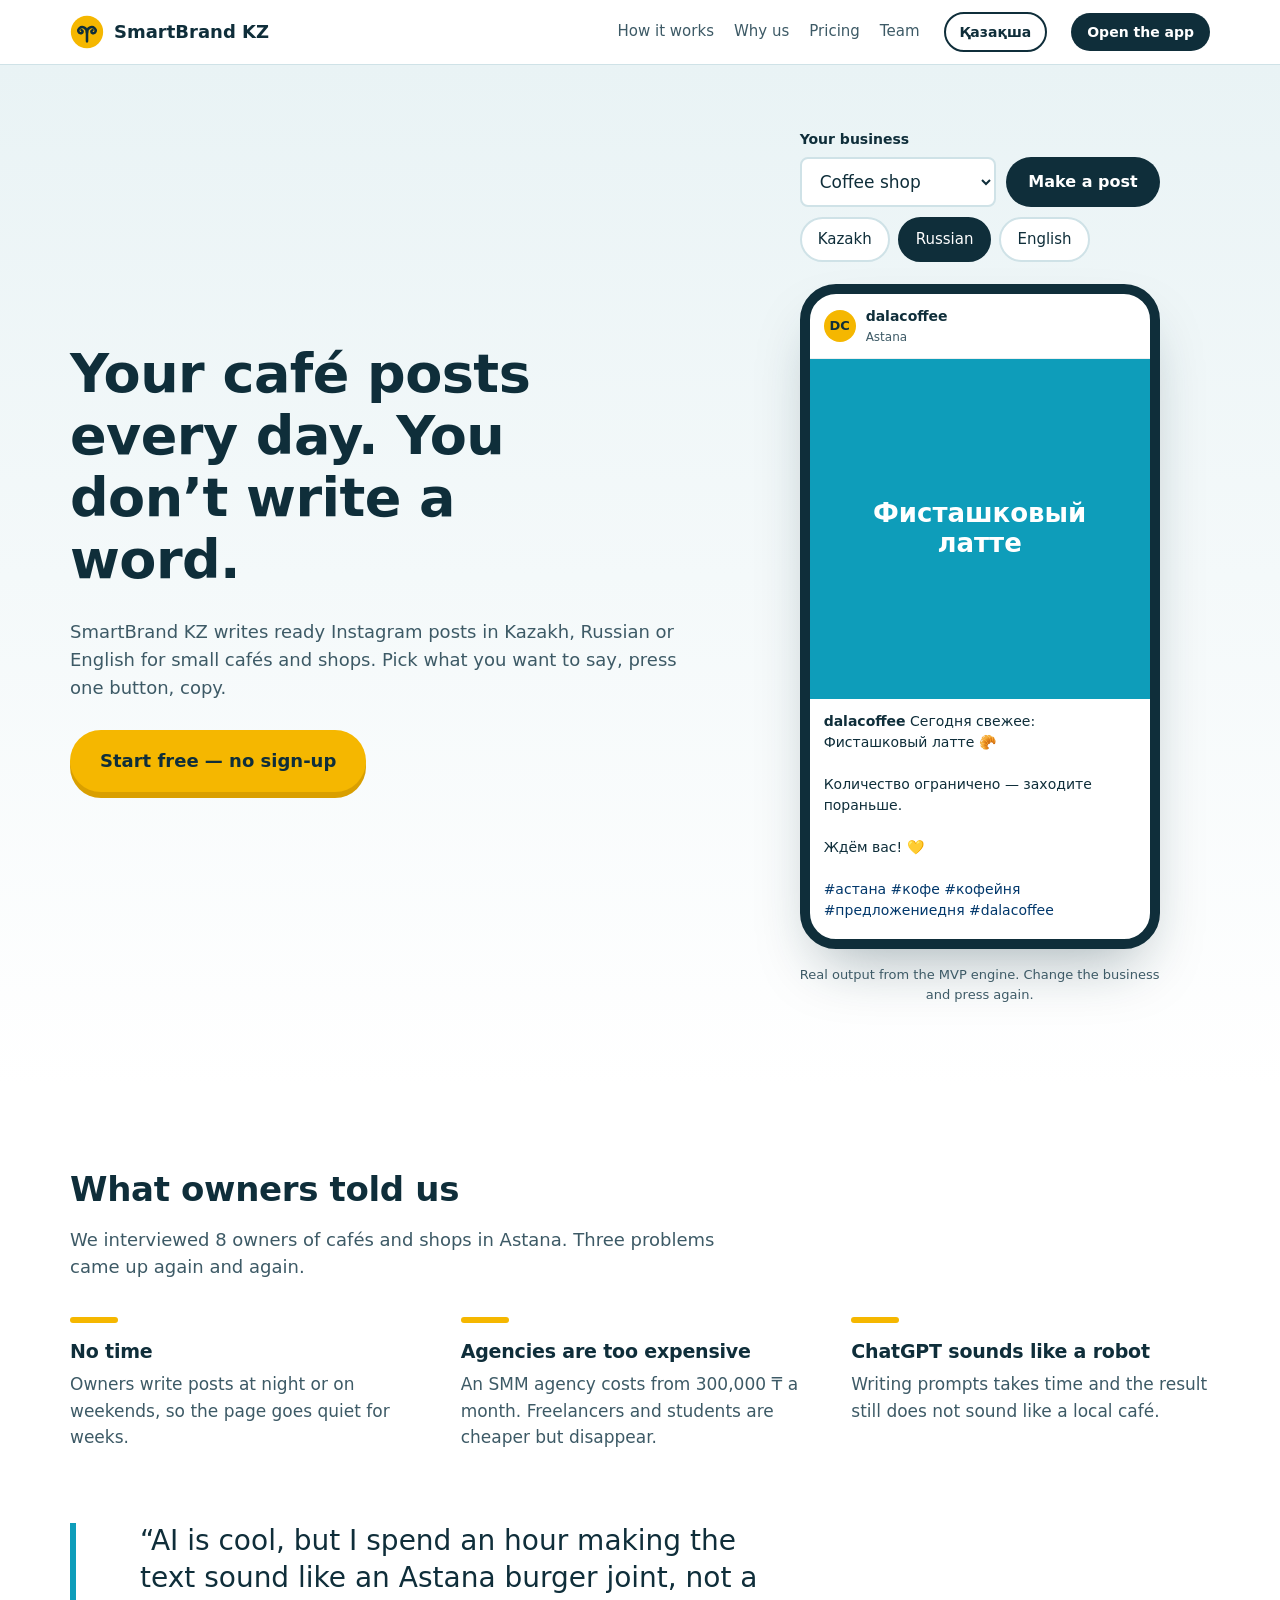
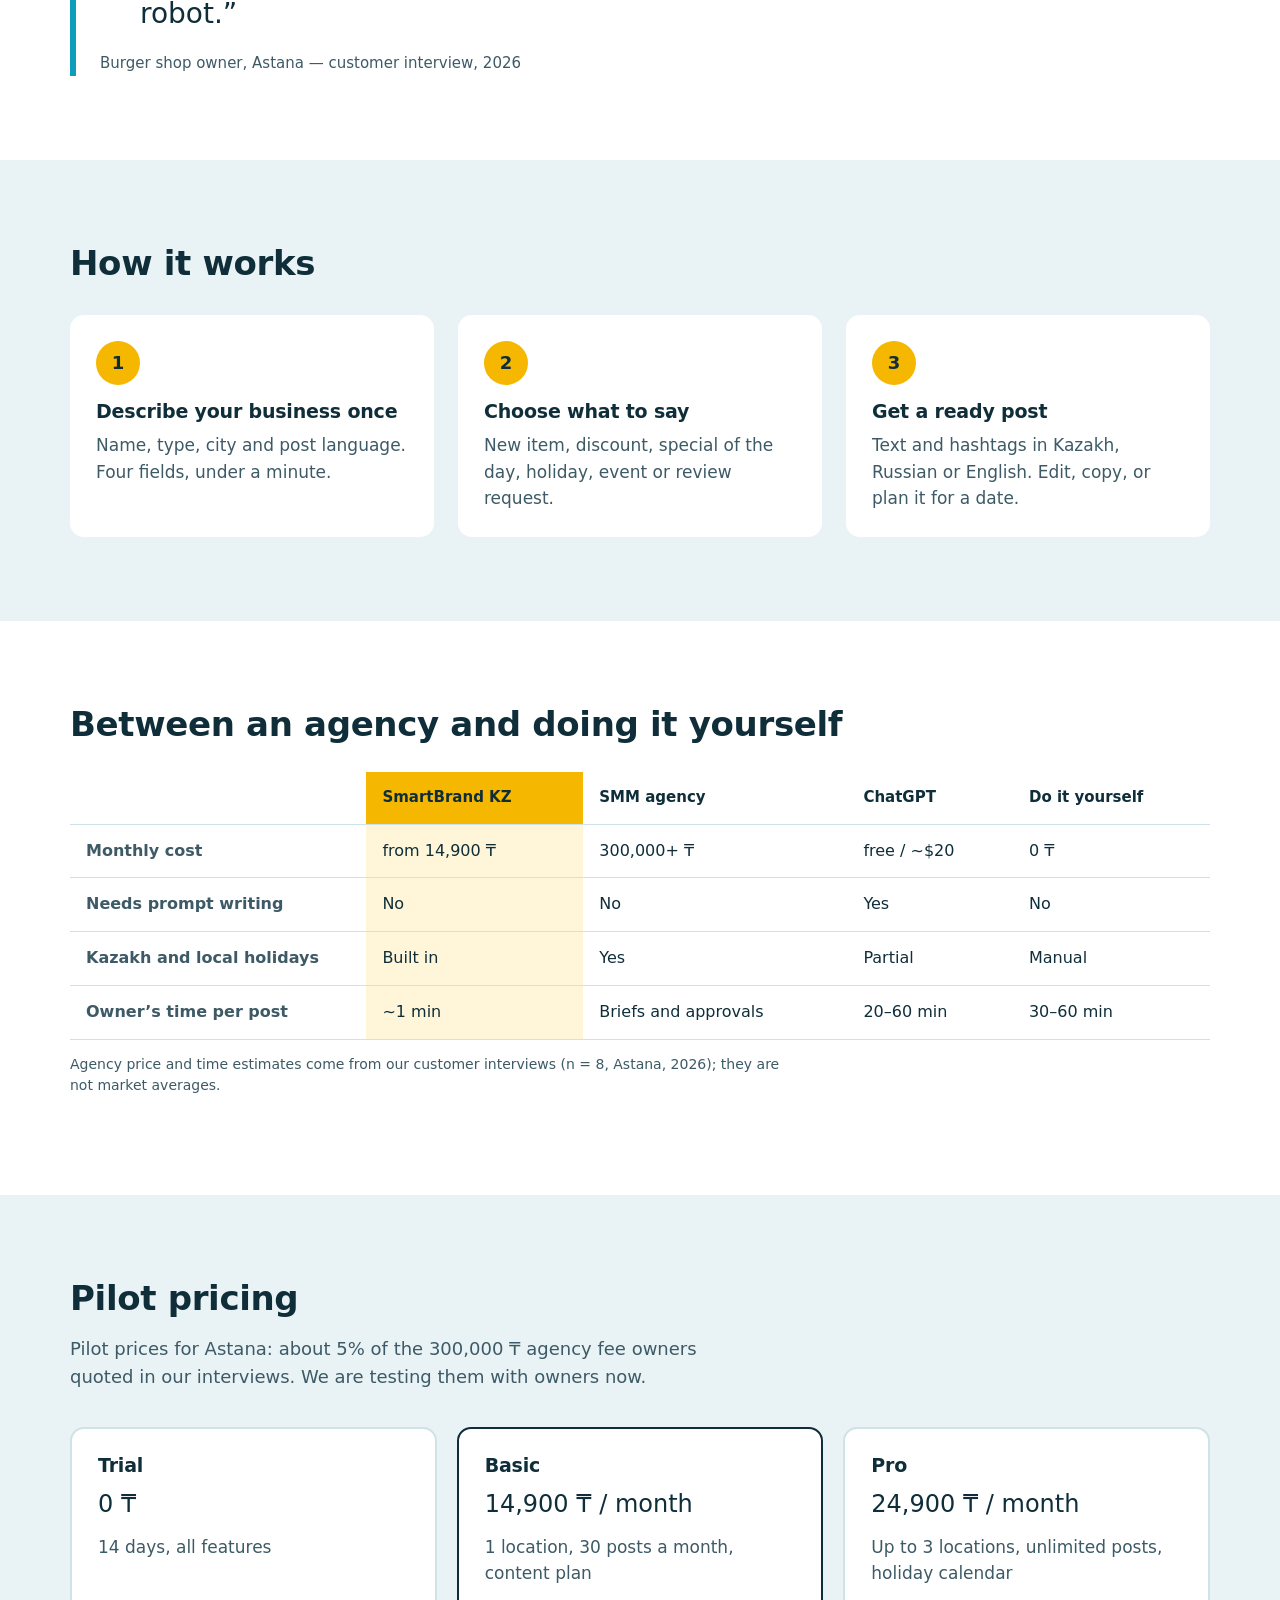
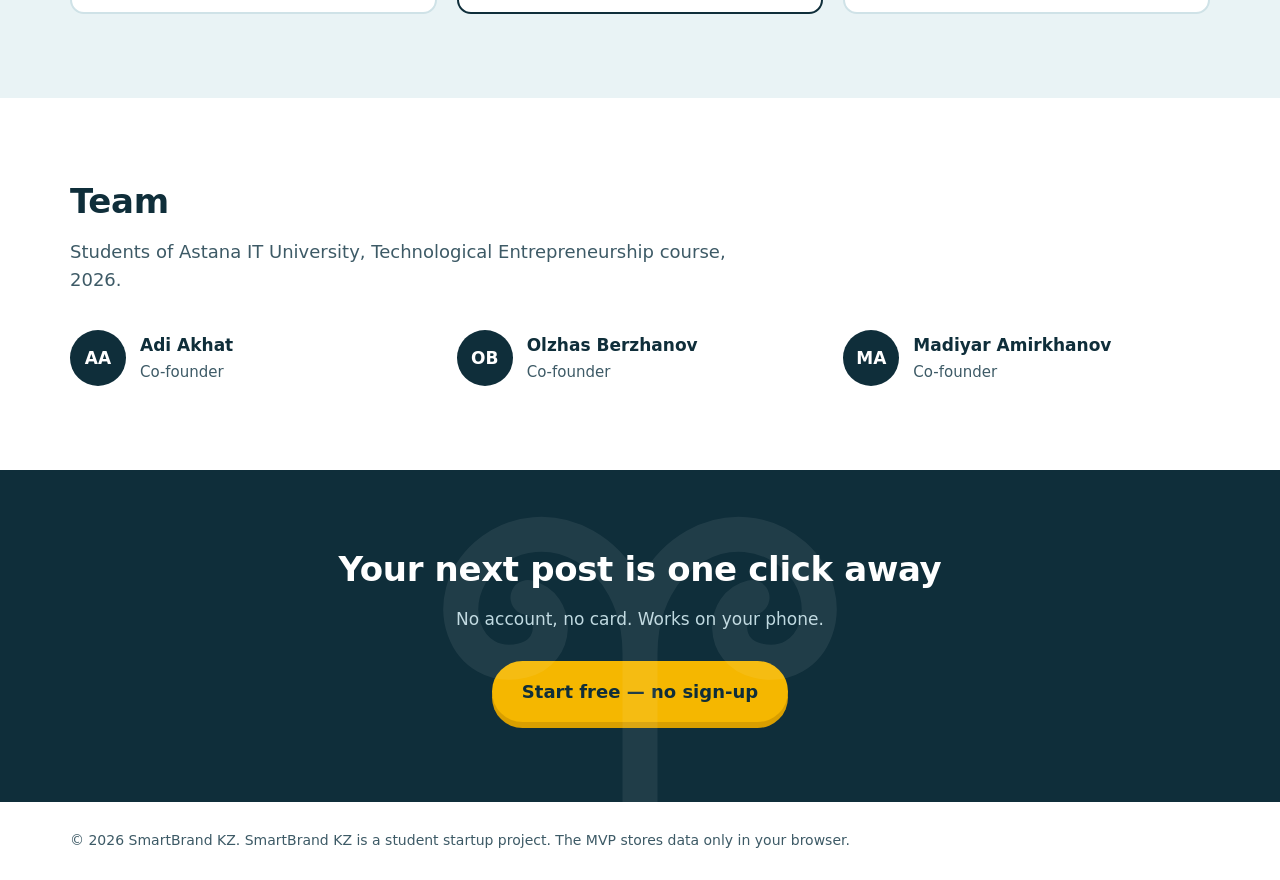
<file: index.html>
<!doctype html>
<html lang="en">
<head>
  <meta charset="utf-8">
  <meta name="viewport" content="width=device-width, initial-scale=1">
  <meta http-equiv="Content-Security-Policy" content="default-src 'self'; style-src 'self' 'unsafe-inline' https://fonts.googleapis.com; font-src https://fonts.gstatic.com; img-src 'self' data:; script-src 'self'; connect-src 'self'; base-uri 'self'; form-action 'none'">
  <meta name="referrer" content="no-referrer">
  <title>SmartBrand KZ — Instagram posts for cafés and shops in one click</title>
  <meta name="description" content="SmartBrand KZ writes ready Instagram posts in Kazakh, Russian or English for small cafés and shops in Kazakhstan.">
  <meta property="og:title" content="SmartBrand KZ">
  <meta property="og:description" content="Ready Instagram posts for cafés and shops in Kazakhstan — in one click.">
  <link rel="icon" href="img/logo.svg" type="image/svg+xml">
  <link rel="preconnect" href="https://fonts.googleapis.com">
  <link rel="preconnect" href="https://fonts.gstatic.com" crossorigin>
  <link rel="stylesheet" href="https://fonts.googleapis.com/css2?family=Onest:wght@400;500;600&family=Rubik:wght@500;600;700&display=swap">
  <link rel="stylesheet" href="css/styles.css">
</head>
<body>
  <span hidden data-i18n-title="ld.title"></span>
  <a class="skip" href="#main" data-i18n="skip">Skip to content</a>

  <header class="site-header">
    <div class="inner">
      <a class="brand" href="index.html"><img src="img/logo.svg" alt="" width="34" height="34"><span>SmartBrand KZ</span></a>
      <nav class="site-nav" aria-label="Sections">
        <a href="#how" data-i18n="ld.nav.how">How it works</a>
        <a href="#why" data-i18n="ld.nav.why">Why us</a>
        <a href="#pricing" data-i18n="ld.nav.price">Pricing</a>
        <a href="#team" data-i18n="ld.nav.team">Team</a>
      </nav>
      <button type="button" class="lang-toggle" id="lang-toggle" data-i18n-aria="lang.switchLabel"><span data-i18n="lang.switch">Қазақша</span></button>
      <a class="btn btn-primary btn-small" href="app.html" data-i18n="ld.open">Open the app</a>
    </div>
  </header>

  <main id="main" tabindex="-1">
    <section class="hero">
      <div class="wrap grid">
        <div>
          <h1 data-i18n="ld.h1">Your café posts every day. You don’t write a word.</h1>
          <p class="lead" data-i18n="ld.lead"></p>
          <div class="cta-row">
            <a class="btn btn-magic" href="app.html" data-i18n="ld.cta">Start free — no sign-up</a>
          </div>
        </div>

        <div class="demo" aria-labelledby="demo-h">
          <h2 id="demo-h" class="sr-only" data-i18n="ld.try">Try it right here</h2>
          <div class="demo-controls">
            <label for="demo-type" data-i18n="ld.demoType">Your business</label>
            <div class="row">
              <select id="demo-type" class="input"></select>
              <button type="button" class="btn btn-primary" id="demo-btn" data-i18n="ld.demoBtn">Make a post</button>
            </div>
            <div class="chips" id="demo-lang" role="radiogroup" aria-label="Post language" style="margin-top:10px"></div>
          </div>
          <div class="phone" id="demo-phone">
            <div class="ig-head">
              <div class="avatar" id="demo-avatar">DC</div>
              <div><div class="ig-name" id="demo-handle">dalacoffee</div><div class="ig-sub" data-i18n="city.astana">Astana</div></div>
            </div>
            <div class="ig-img" id="demo-img"><div class="big" id="demo-big"></div></div>
            <div class="ig-caption" aria-live="polite"><b id="demo-handle2">dalacoffee</b> <span id="demo-caption"></span>

<span class="ig-tags" id="demo-tags"></span></div>
          </div>
          <p class="demo-note" data-i18n="ld.demoNote"></p>
        </div>
      </div>
    </section>

    <section class="section" aria-labelledby="problem-h">
      <div class="wrap">
        <h2 id="problem-h" data-i18n="ld.problemH">What owners told us</h2>
        <p class="lead" data-i18n="ld.problemLead"></p>
        <div class="problems">
          <div><div class="rule"></div><h3 data-i18n="ld.p1h"></h3><p data-i18n="ld.p1"></p></div>
          <div><div class="rule"></div><h3 data-i18n="ld.p2h"></h3><p data-i18n="ld.p2"></p></div>
          <div><div class="rule"></div><h3 data-i18n="ld.p3h"></h3><p data-i18n="ld.p3"></p></div>
        </div>
        <figure class="quote">
          <blockquote><p data-i18n="ld.quote"></p></blockquote>
          <figcaption><cite data-i18n="ld.quoteSrc"></cite></figcaption>
        </figure>
      </div>
    </section>

    <section class="section alt" id="how" aria-labelledby="how-h">
      <div class="wrap">
        <h2 id="how-h" data-i18n="ld.howH">How it works</h2>
        <ol class="steps" style="margin-top:32px">
          <li><h3 data-i18n="ld.s1h"></h3><p data-i18n="ld.s1"></p></li>
          <li><h3 data-i18n="ld.s2h"></h3><p data-i18n="ld.s2"></p></li>
          <li><h3 data-i18n="ld.s3h"></h3><p data-i18n="ld.s3"></p></li>
        </ol>
      </div>
    </section>

    <section class="section" id="why" aria-labelledby="why-h">
      <div class="wrap">
        <h2 id="why-h" data-i18n="ld.whyH"></h2>
        <div class="compare-wrap" style="margin-top:28px">
          <table class="compare">
            <thead>
              <tr><td></td><th scope="col" class="us" data-i18n="ld.col.us"></th><th scope="col" data-i18n="ld.col.agency"></th><th scope="col" data-i18n="ld.col.gpt"></th><th scope="col" data-i18n="ld.col.diy"></th></tr>
            </thead>
            <tbody>
              <tr><th scope="row" data-i18n="ld.row.price"></th><td class="us" data-i18n="ld.v.usPrice"></td><td data-i18n="ld.v.agPrice"></td><td data-i18n="ld.v.gptPrice"></td><td data-i18n="ld.v.diyPrice"></td></tr>
              <tr><th scope="row" data-i18n="ld.row.prompts"></th><td class="us" data-i18n="ld.v.no"></td><td data-i18n="ld.v.no"></td><td data-i18n="ld.v.yes"></td><td data-i18n="ld.v.no"></td></tr>
              <tr><th scope="row" data-i18n="ld.row.kk"></th><td class="us" data-i18n="ld.v.built"></td><td data-i18n="ld.v.yes"></td><td data-i18n="ld.v.partial"></td><td data-i18n="ld.v.manual"></td></tr>
              <tr><th scope="row" data-i18n="ld.row.time"></th><td class="us" data-i18n="ld.v.usTime"></td><td data-i18n="ld.v.agTime"></td><td data-i18n="ld.v.gptTime"></td><td data-i18n="ld.v.diyTime"></td></tr>
            </tbody>
          </table>
        </div>
        <p class="footnote" data-i18n="ld.whyNote"></p>
      </div>
    </section>

    <section class="section alt" id="pricing" aria-labelledby="price-h">
      <div class="wrap">
        <h2 id="price-h" data-i18n="ld.priceH"></h2>
        <p class="lead" data-i18n="ld.priceLead"></p>
        <div class="plans">
          <div class="plan"><h3 data-i18n="ld.pl.trial"></h3><div class="price" data-i18n="ld.pl.trialP"></div><p data-i18n="ld.pl.trialD"></p></div>
          <div class="plan featured"><h3 data-i18n="ld.pl.basic"></h3><div class="price" data-i18n="ld.pl.basicP"></div><p data-i18n="ld.pl.basicD"></p></div>
          <div class="plan"><h3 data-i18n="ld.pl.pro"></h3><div class="price" data-i18n="ld.pl.proP"></div><p data-i18n="ld.pl.proD"></p></div>
        </div>
      </div>
    </section>

    <section class="section" id="team" aria-labelledby="team-h">
      <div class="wrap">
        <h2 id="team-h" data-i18n="ld.teamH"></h2>
        <p class="lead" data-i18n="ld.teamLead"></p>
        <div class="team">
          <div class="member"><div class="initials" aria-hidden="true">AA</div><div><strong>Adi Akhat</strong><span data-i18n="ld.cofounder"></span></div></div>
          <div class="member"><div class="initials" aria-hidden="true">OB</div><div><strong>Olzhas Berzhanov</strong><span data-i18n="ld.cofounder"></span></div></div>
          <div class="member"><div class="initials" aria-hidden="true">MA</div><div><strong>Madiyar Amirkhanov</strong><span data-i18n="ld.cofounder"></span></div></div>
        </div>
      </div>
    </section>

    <section class="endcta" aria-labelledby="end-h">
      <svg class="ornament" viewBox="0 0 40 40" aria-hidden="true"><path d="M20 31V21C20 15 14.5 12.5 11.2 15.4 8.4 17.9 10 22.2 13.3 21.4 15.4 20.9 15.3 18.2 13.6 17.8M20 21C20 15 25.5 12.5 28.8 15.4 31.6 17.9 30 22.2 26.7 21.4 24.6 20.9 24.7 18.2 26.4 17.8" fill="none" stroke="#fff" stroke-width="2" stroke-linecap="round"/></svg>
      <div class="wrap">
        <h2 id="end-h" data-i18n="ld.endH"></h2>
        <p data-i18n="ld.endLead"></p>
        <a class="btn btn-magic" href="app.html" data-i18n="ld.cta"></a>
      </div>
    </section>
  </main>

  <footer class="site-footer">
    <div class="wrap"><p style="margin:0">© 2026 SmartBrand KZ. <span data-i18n="ld.footer"></span></p></div>
  </footer>

  <script src="js/i18n.js"></script>
  <script src="js/generator.js"></script>
  <script src="js/landing.js"></script>
</body>
</html>
</file>
<file: css/styles.css>
/* SmartBrand KZ — shared styles
   Palette: steppe sky + sun (Kazakh flag colours), deep ink for text. */
:root {
  --ink: #0F2E3A;
  --ink-2: #3D5A66;
  --sky: #0E9DBA;
  --sky-deep: #0A7189;
  --sun: #F5B700;
  --sun-deep: #D99F00;
  --mist: #E9F3F5;
  --line: #CFE2E7;
  --white: #FFFFFF;
  --error: #B3261E;
  --error-bg: #FCEDEC;
  --ok: #1B7A4B;
  --ok-bg: #E6F5EC;

  --font-display: "Rubik", "Segoe UI", system-ui, sans-serif;
  --font-body: "Onest", "Segoe UI", system-ui, -apple-system, sans-serif;

  --r-s: 8px;
  --r-m: 14px;
  --r-l: 28px;
  --shadow-phone: 0 30px 60px -20px rgba(15, 46, 58, .35);
  --focus: 0 0 0 3px var(--white), 0 0 0 6px var(--ink);
}

*, *::before, *::after { box-sizing: border-box; }
[hidden] { display: none !important; }
h1, h2, .error-summary { scroll-margin-top: 80px; }
html { -webkit-text-size-adjust: 100%; }
body {
  margin: 0;
  font-family: var(--font-body);
  font-size: 17px;
  line-height: 1.55;
  color: var(--ink);
  background: var(--white);
}
img, svg { display: block; max-width: 100%; }
a { color: var(--sky-deep); }
h1, h2, h3 { font-family: var(--font-display); font-weight: 600; line-height: 1.15; margin: 0 0 .5em; letter-spacing: -0.01em; }
h1 { font-size: clamp(30px, 5vw, 54px); }
h2 { font-size: clamp(24px, 3vw, 34px); }
h3 { font-size: 19px; }
p { margin: 0 0 1em; }
:focus-visible { outline: none; box-shadow: var(--focus); border-radius: 6px; }

.skip { position: absolute; left: -999px; top: 8px; background: var(--ink); color: var(--white); padding: 10px 14px; border-radius: var(--r-s); z-index: 100; }
.skip:focus { left: 8px; }
.sr-only { position: absolute; width: 1px; height: 1px; overflow: hidden; clip: rect(0 0 0 0); white-space: nowrap; }

/* ---------- Buttons ---------- */
.btn {
  appearance: none; border: 2px solid transparent; cursor: pointer;
  font: 600 16px/1.2 var(--font-body);
  padding: 13px 20px; border-radius: 999px;
  display: inline-flex; align-items: center; justify-content: center; gap: 8px;
  text-decoration: none; min-height: 48px;
  transition: background-color .15s, border-color .15s, transform .1s;
}
.btn:active { transform: translateY(1px); }
.btn[disabled] { opacity: .45; cursor: not-allowed; }
.btn-primary { background: var(--ink); color: var(--white); }
.btn-primary:hover:not([disabled]) { background: #1B4556; }
.btn-ghost { background: transparent; color: var(--ink); border-color: var(--line); }
.btn-ghost:hover:not([disabled]) { border-color: var(--ink); }
.btn-danger { background: transparent; color: var(--error); border-color: #E7B6B2; }
.btn-danger:hover { border-color: var(--error); }
.btn-small { min-height: 38px; padding: 8px 14px; font-size: 14px; }

/* The one bold element: the sun-gold magic button */
.btn-magic {
  background: var(--sun); color: var(--ink);
  font-family: var(--font-display); font-weight: 600; font-size: 18px;
  padding: 18px 28px; min-height: 60px;
  box-shadow: 0 6px 0 var(--sun-deep);
}
.btn-magic:hover:not([disabled]) { background: #FFC51F; }
.btn-magic:active { transform: translateY(4px); box-shadow: 0 2px 0 var(--sun-deep); }

.lang-toggle {
  appearance: none; cursor: pointer; border: 2px solid var(--ink); background: var(--white);
  color: var(--ink); font: 600 14px/1 var(--font-body); padding: 9px 14px; border-radius: 999px; min-height: 40px;
}
.lang-toggle:hover { background: var(--mist); }

/* ---------- Forms ---------- */
.field { margin-bottom: 18px; }
.field label, .field .label { display: block; font-weight: 600; margin-bottom: 6px; }
.field .hint { display: block; font-size: 14px; color: var(--ink-2); margin-top: 4px; }
.input, select.input, textarea.input {
  width: 100%; font: 400 17px/1.4 var(--font-body); color: var(--ink);
  background: var(--white); border: 2px solid var(--line); border-radius: var(--r-s);
  padding: 12px 14px; min-height: 50px;
}
.input:hover { border-color: #A9C8D0; }
.input:focus { outline: none; border-color: var(--ink); box-shadow: 0 0 0 3px rgba(14,157,186,.25); }
.field.has-error .input { border-color: var(--error); background: var(--error-bg); }
.field .error { display: none; color: var(--error); font-size: 15px; margin-top: 6px; font-weight: 500; }
.field.has-error .error { display: block; }
.error-summary { border: 2px solid var(--error); background: var(--error-bg); border-radius: var(--r-s); padding: 12px 16px; margin-bottom: 18px; }
.error-summary ul { margin: 6px 0 0; padding-left: 20px; }

.chips { display: flex; flex-wrap: wrap; gap: 8px; }
.chip { position: relative; }
.chip input { position: absolute; opacity: 0; inset: 0; cursor: pointer; }
.chip span {
  display: inline-block; padding: 9px 16px; border-radius: 999px; border: 2px solid var(--line);
  font-weight: 500; font-size: 15px; background: var(--white);
}
.chip input:checked + span { background: var(--ink); color: var(--white); border-color: var(--ink); }
.chip input:focus-visible + span { box-shadow: var(--focus); }

/* ---------- Toast ---------- */
.toast-wrap { position: fixed; left: 50%; bottom: 20px; transform: translateX(-50%); z-index: 50; width: min(520px, calc(100% - 32px)); }
.toast {
  background: var(--ink); color: var(--white); border-radius: var(--r-m); padding: 14px 16px;
  display: flex; gap: 12px; align-items: flex-start; justify-content: space-between; margin-top: 8px;
  box-shadow: 0 10px 30px rgba(15,46,58,.3);
}
.toast.is-error { background: var(--error); }
.toast button { background: none; border: 0; color: inherit; font: inherit; text-decoration: underline; cursor: pointer; padding: 0; }

/* ---------- Brand mark ---------- */
.brand { display: inline-flex; align-items: center; gap: 10px; text-decoration: none; color: var(--ink); font-family: var(--font-display); font-weight: 600; font-size: 18px; }
.brand svg { width: 34px; height: 34px; }

/* =========================================================
   APP
   ========================================================= */
.app-header {
  position: sticky; top: 0; z-index: 20; background: rgba(255,255,255,.96);
  border-bottom: 1px solid var(--line);
}
.app-header .inner { max-width: 1080px; margin: 0 auto; padding: 10px 16px; display: flex; align-items: center; gap: 16px; }
.app-nav { display: flex; gap: 4px; margin-left: auto; }
.app-nav a {
  text-decoration: none; color: var(--ink-2); font-weight: 600; font-size: 15px;
  padding: 9px 12px; border-radius: 999px;
}
.app-nav a[aria-current="page"] { color: var(--ink); background: var(--mist); }
.app-main { max-width: 1080px; margin: 0 auto; padding: 28px 16px 120px; }
.storage-banner { background: #FFF4D6; border-bottom: 1px solid #F0D58A; padding: 10px 16px; text-align: center; font-size: 15px; }

.screen-title { font-size: clamp(26px, 4vw, 38px); }
.lead { font-size: 18px; color: var(--ink-2); max-width: 60ch; }

.layout-2 { display: grid; grid-template-columns: minmax(0, 1fr) 360px; gap: 40px; align-items: start; }
.panel { border: 2px solid var(--line); border-radius: var(--r-m); padding: 20px; background: var(--white); }
.panel + .panel { margin-top: 16px; }
.panel-mist { background: var(--mist); border-color: transparent; }

/* Onboarding steps */
.onboard { max-width: 560px; }
.onboard .actions { display: flex; flex-wrap: wrap; gap: 12px; align-items: center; margin-top: 8px; }
.privacy-note { display: flex; gap: 10px; align-items: flex-start; font-size: 15px; color: var(--ink-2); margin-top: 20px; }
.privacy-note svg { flex: 0 0 20px; margin-top: 3px; }

/* Home */
.oneclick {
  background: var(--ink); color: var(--white); border-radius: var(--r-l); padding: 28px;
  display: grid; grid-template-columns: 1fr auto; gap: 20px; align-items: center; margin: 24px 0 36px;
  position: relative; overflow: hidden;
}
.oneclick h2 { color: var(--white); font-size: 24px; margin-bottom: 6px; }
.oneclick p { margin: 0; color: #BFD9E0; }
.oneclick .ornament { position: absolute; right: -30px; bottom: -40px; width: 220px; opacity: .12; pointer-events: none; }

.tpl-grid { display: grid; grid-template-columns: repeat(3, minmax(0, 1fr)); gap: 12px; margin-top: 12px; }
.tpl-card {
  display: block; text-align: left; width: 100%; cursor: pointer;
  background: var(--white); border: 2px solid var(--line); border-radius: var(--r-m);
  padding: 18px; font: inherit; color: var(--ink); min-height: 110px;
}
.tpl-card:hover { border-color: var(--sky); }
.tpl-card .ico { width: 36px; height: 36px; border-radius: 10px; background: var(--mist); display: grid; place-items: center; margin-bottom: 10px; font-size: 20px; }
.tpl-card strong { display: block; font-size: 16px; }
.tpl-card small { display: block; color: var(--ink-2); font-size: 14px; margin-top: 2px; }

.stats { display: flex; gap: 24px; flex-wrap: wrap; }
.stat b { display: block; font-family: var(--font-display); font-size: 30px; line-height: 1; }
.stat span { color: var(--ink-2); font-size: 14px; }

.post-list { list-style: none; margin: 0; padding: 0; }
.post-item { border-top: 1px solid var(--line); padding: 14px 0; display: grid; grid-template-columns: 1fr auto; gap: 8px 16px; }
.post-item:first-child { border-top: 0; }
.post-item .meta { font-size: 14px; color: var(--ink-2); }
.post-item .preview { white-space: pre-line; overflow: hidden; display: -webkit-box; -webkit-line-clamp: 2; -webkit-box-orient: vertical; }
.post-item .acts { display: flex; gap: 6px; flex-wrap: wrap; align-items: start; justify-content: flex-end; }
.badge { display: inline-block; font-size: 12px; font-weight: 600; padding: 2px 8px; border-radius: 999px; background: var(--mist); color: var(--ink); }
.badge.warn { background: #FFF1CC; }
.badge.ok { background: var(--ok-bg); color: var(--ok); }

.empty {
  text-align: center; padding: 40px 20px; border: 2px dashed var(--line); border-radius: var(--r-m); color: var(--ink-2);
}
.empty p { margin-bottom: 16px; }

/* Create */
.back { display: inline-flex; align-items: center; gap: 6px; color: var(--ink-2); text-decoration: none; font-weight: 600; margin-bottom: 14px; background: none; border: 0; cursor: pointer; font-size: 15px; padding: 6px 0; }
.form-row { display: grid; grid-template-columns: 1fr 1fr; gap: 16px; }
.loading { display: flex; align-items: center; gap: 12px; padding: 16px; border-radius: var(--r-m); background: var(--mist); margin-top: 16px; }
.spinner { width: 22px; height: 22px; border-radius: 50%; border: 3px solid var(--line); border-top-color: var(--sky-deep); animation: spin .8s linear infinite; }
@keyframes spin { to { transform: rotate(360deg); } }
.fail { border: 2px solid var(--error); background: var(--error-bg); border-radius: var(--r-m); padding: 16px; margin-top: 16px; }
.fail p { margin-bottom: 10px; color: var(--error); font-weight: 500; }

/* Phone preview (result + landing demo) */
.phone {
  background: var(--white); border: 10px solid var(--ink); border-radius: 36px; overflow: hidden;
  box-shadow: var(--shadow-phone); max-width: 360px; width: 100%;
}
.phone .ig-head { display: flex; align-items: center; gap: 10px; padding: 12px 14px; border-bottom: 1px solid #eee; }
.phone .avatar { width: 32px; height: 32px; border-radius: 50%; background: var(--sun); display: grid; place-items: center; font-family: var(--font-display); font-size: 13px; font-weight: 600; }
.phone .ig-name { font-weight: 600; font-size: 14px; }
.phone .ig-sub { font-size: 12px; color: var(--ink-2); }
.phone .ig-img {
  aspect-ratio: 1 / 1; background: var(--sky); color: var(--white);
  display: grid; place-items: center; text-align: center; padding: 28px; position: relative; overflow: hidden;
}
.phone .ig-img .big { font-family: var(--font-display); font-size: 26px; line-height: 1.15; font-weight: 600; position: relative; z-index: 1; max-width: 90%; overflow-wrap: anywhere; }
.phone .ig-img svg.sunburst { position: absolute; width: 140%; opacity: .18; }
.phone .ig-caption { padding: 12px 14px 18px; font-size: 14px; line-height: 1.5; white-space: pre-line; max-height: 260px; overflow: auto; }
.phone .ig-caption b { font-weight: 600; }
.phone .ig-tags { color: #00376B; }

.result-actions { display: flex; flex-wrap: wrap; gap: 10px; margin-top: 14px; }
.counter { font-size: 14px; color: var(--ink-2); text-align: right; margin-top: 4px; }
.counter.over { color: var(--error); font-weight: 600; }
.review-note { display: flex; gap: 10px; font-size: 14px; color: var(--ink-2); background: var(--mist); border-radius: var(--r-s); padding: 10px 12px; margin-top: 14px; }
.plan-box { margin-top: 14px; padding: 16px; border: 2px solid var(--line); border-radius: var(--r-m); }
textarea.post-text { min-height: 230px; resize: vertical; line-height: 1.5; }

/* Plan */
.day-group { margin-top: 26px; }
.day-group h3 { font-size: 16px; display: flex; align-items: center; gap: 8px; }

/* Settings */
.switch { display: flex; gap: 12px; align-items: flex-start; }
.switch input { width: 22px; height: 22px; margin-top: 3px; accent-color: var(--ink); }

/* =========================================================
   LANDING
   ========================================================= */
.site-header { border-bottom: 1px solid var(--line); background: var(--white); position: sticky; top: 0; z-index: 20; }
.site-header .inner { max-width: 1180px; margin: 0 auto; padding: 12px 20px; display: flex; align-items: center; gap: 24px; }
.site-nav { display: flex; gap: 20px; margin-left: auto; }
.site-nav a { color: var(--ink-2); text-decoration: none; font-weight: 500; font-size: 15px; }
.site-nav a:hover { color: var(--ink); }
.wrap { max-width: 1180px; margin: 0 auto; padding: 0 20px; }

.hero { padding: 64px 0 80px; background: linear-gradient(180deg, var(--mist) 0%, var(--white) 100%); position: relative; overflow: hidden; }
.hero .grid { display: grid; grid-template-columns: minmax(0, 1.15fr) minmax(0, .85fr); gap: 56px; align-items: center; }
.hero h1 { max-width: 15ch; }
.hero .lead { margin-bottom: 28px; }
.hero .cta-row { display: flex; gap: 14px; flex-wrap: wrap; align-items: center; }
.demo { display: flex; flex-direction: column; align-items: center; gap: 16px; }
.demo-controls { width: 100%; max-width: 360px; }
.demo-controls label { font-weight: 600; font-size: 14px; display: block; margin-bottom: 6px; }
.demo-controls .row { display: flex; gap: 10px; }
.demo-controls select { flex: 1; }
.demo-note { font-size: 13px; color: var(--ink-2); max-width: 360px; text-align: center; margin: 0; }
.typing::after { content: "▍"; color: var(--sky); animation: blink 1s steps(1) infinite; }
@keyframes blink { 50% { opacity: 0; } }

.section { padding: 84px 0; }
.section.alt { background: var(--mist); }
.section .lead { margin-bottom: 36px; }

.problems { display: grid; grid-template-columns: repeat(3, minmax(0, 1fr)); gap: 32px; }
.problems h3 { margin-bottom: 8px; }
.problems p { color: var(--ink-2); }
.problems .rule { height: 6px; width: 48px; background: var(--sun); border-radius: 3px; margin-bottom: 18px; }

.quote { margin: 56px 0 0; padding: 0 0 0 24px; border-left: 6px solid var(--sky); max-width: 760px; }
.quote p { font-family: var(--font-display); font-size: clamp(20px, 2.4vw, 28px); line-height: 1.3; font-weight: 500; margin-bottom: 10px; }
.quote cite { font-style: normal; color: var(--ink-2); font-size: 15px; }

.steps { list-style: none; margin: 0; padding: 0; display: grid; grid-template-columns: repeat(3, minmax(0, 1fr)); gap: 24px; counter-reset: step; }
.steps li { counter-increment: step; background: var(--white); border-radius: var(--r-m); padding: 26px; }
.steps li::before {
  content: counter(step); display: grid; place-items: center; width: 44px; height: 44px; border-radius: 50%;
  background: var(--sun); font-family: var(--font-display); font-weight: 600; font-size: 18px; margin-bottom: 16px;
}
.steps p { color: var(--ink-2); margin: 0; }

.compare-wrap { overflow-x: auto; -webkit-overflow-scrolling: touch; }
.compare { width: 100%; border-collapse: collapse; min-width: 640px; font-size: 16px; }
.compare th, .compare td { text-align: left; padding: 14px 16px; border-bottom: 1px solid var(--line); vertical-align: top; }
.compare thead th { font-family: var(--font-display); font-weight: 600; font-size: 15px; }
.compare tbody th { font-weight: 600; color: var(--ink-2); width: 26%; }
.compare .us { background: #FFF6D9; }
.compare thead .us { background: var(--sun); }
.footnote { font-size: 14px; color: var(--ink-2); margin-top: 14px; max-width: 80ch; }

.plans { display: grid; grid-template-columns: repeat(3, minmax(0, 1fr)); gap: 20px; }
.plan { border: 2px solid var(--line); border-radius: var(--r-m); padding: 26px; background: var(--white); }
.plan.featured { border-color: var(--ink); }
.plan .price { font-family: var(--font-display); font-size: 24px; margin: 8px 0 10px; }
.plan p { color: var(--ink-2); margin: 0; }

.team { display: grid; grid-template-columns: repeat(3, minmax(0, 1fr)); gap: 20px; }
.member { display: flex; gap: 14px; align-items: center; }
.member .initials { width: 56px; height: 56px; border-radius: 50%; background: var(--ink); color: var(--white); display: grid; place-items: center; font-family: var(--font-display); font-weight: 600; }
.member strong { display: block; }
.member span { color: var(--ink-2); font-size: 15px; }

.endcta { background: var(--ink); color: var(--white); padding: 80px 0; text-align: center; position: relative; overflow: hidden; }
.endcta h2 { color: var(--white); }
.endcta p { color: #BFD9E0; margin-bottom: 28px; }
.endcta .ornament { position: absolute; left: 50%; top: 50%; width: 700px; transform: translate(-50%, -50%); opacity: .07; pointer-events: none; }
.site-footer { padding: 28px 0; font-size: 14px; color: var(--ink-2); }

/* ---------- Responsive ---------- */
@media (max-width: 900px) {
  .layout-2, .hero .grid { grid-template-columns: 1fr; }
  .layout-2 .phone-col { display: flex; justify-content: center; }
  .tpl-grid, .problems, .steps, .plans, .team { grid-template-columns: 1fr 1fr; }
  .site-nav { display: none; }
}
@media (max-width: 600px) {
  body { font-size: 16px; }
  .tpl-grid, .problems, .steps, .plans, .team, .form-row { grid-template-columns: 1fr; }
  .oneclick { grid-template-columns: 1fr; padding: 22px; }
  .app-nav a { padding: 8px 8px; font-size: 14px; }
  .app-header .brand span { display: none; }
  .post-item { grid-template-columns: 1fr; }
  .post-item .acts { justify-content: flex-start; }
  .hero { padding: 40px 0 56px; }
  .section { padding: 60px 0; }
}
@media (prefers-reduced-motion: reduce) {
  *, *::before, *::after { animation-duration: .001ms !important; animation-iteration-count: 1 !important; transition: none !important; }
  .typing::after { display: none; }
}
</file>
